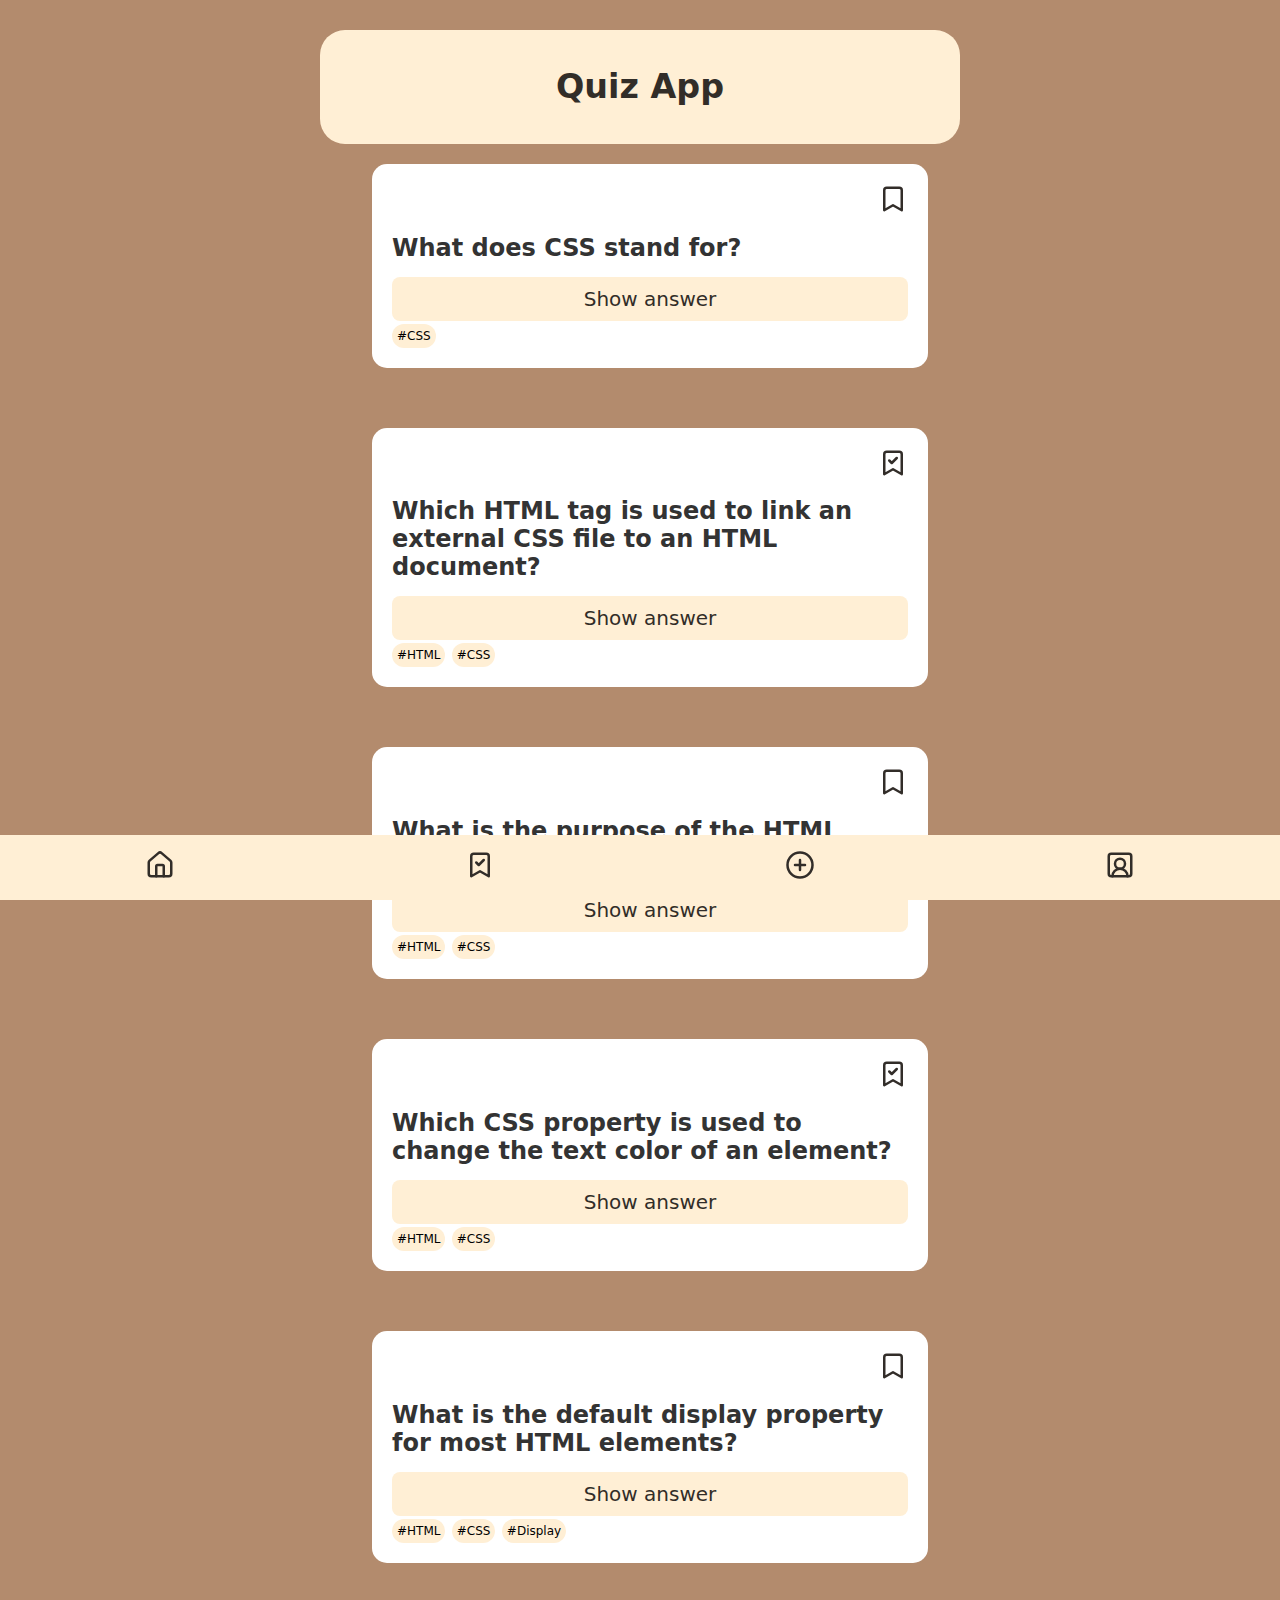
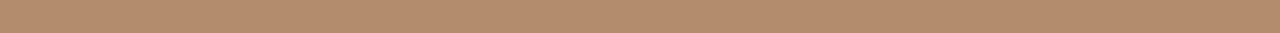
<file: index.html>
<!DOCTYPE html>
<html lang="en">
  <head>
    <meta charset="UTF-8" />
    <meta name="viewport" content="width=device-width, initial-scale=1.0" />
    <title>Code Basics</title>
    <link rel="stylesheet" href="css/styles.css" />
    <script src="./js/index.js" defer></script>
    <script src="./js/bookmarks.js" defer></script>
    <script src="./js/profile.js" defer></script>
    <script src="./js/form.js" defer></script>
  </head>
  <body>
    <header class="header">
      <h1 class="header__title">Quiz App</h1>
    </header>
    <main>
      <!--
                FIRST CARD
              -->
      <div class="quiz">
        <div class="quiz__card">
          <a class="bookmark" data-js="bookmark-card">
            <svg
              class="bookmark-icon"
              data-js="bookmark-icon"
              xmlns="http://www.w3.org/2000/svg"
              width="30"
              height="30"
              viewBox="0 0 24 24"
              fill="none"
              stroke="currentColor"
              stroke-width="2"
              stroke-linecap="round"
              stroke-linejoin="round"
              class="lucide lucide-bookmark"
            >
              <path d="m19 21-7-4-7 4V5a2 2 0 0 1 2-2h10a2 2 0 0 1 2 2v16z" />
            </svg>
          </a>
          <h2 class="quiz__question" id="question1">
            What does CSS stand for?
          </h2>
          <button
            data-js="quiz__button-answer"
            class="show-answer-btn"
            type="button"
          >
            Show answer
          </button>
          <p id="answer" class="quiz__answer" data-js="quiz-answer">
            CSS stands for Cascading Style Sheets.
          </p>
          <label class="tagLabel">#CSS</label>
        </div>
      </div>
      <!--
                SECOND CARD
              -->
      <div class="quiz">
        <div class="quiz__card">
          <a class="bookmark">
            <svg
              class="bookmark-icon"
              data-js="bookmark-icon"
              xmlns="http://www.w3.org/2000/svg"
              width="30"
              height="30"
              viewBox="0 0 24 24"
              fill="none"
              stroke="currentColor"
              stroke-width="2"
              stroke-linecap="round"
              stroke-linejoin="round"
              class="lucide lucide-bookmark-check"
            >
              <path d="m19 21-7-4-7 4V5a2 2 0 0 1 2-2h10a2 2 0 0 1 2 2Z" />
              <path d="m9 10 2 2 4-4" />
            </svg>
          </a>

          <h2 class="quiz__question" id="question2">
            Which HTML tag is used to link an external CSS file to an HTML
            document?
          </h2>

          <button
            data-js="quiz__button-answer"
            class="show-answer-btn"
            type="button"
          >
            Show answer
          </button>
          <p id="answer" class="quiz__answer">< link ></p>
          <label class="tagLabel">#HTML</label>
          <label class="tagLabel">#CSS</label>
        </div>
      </div>
      <!--
                THIRD CARD
              -->
      <div class="quiz">
        <div class="quiz__card">
          <a class="bookmark">
            <svg
              class="bookmark-icon"
              data-js="bookmark-icon"
              xmlns="http://www.w3.org/2000/svg"
              width="30"
              height="30"
              viewBox="0 0 24 24"
              fill="none"
              stroke="currentColor"
              stroke-width="2"
              stroke-linecap="round"
              stroke-linejoin="round"
              class="lucide lucide-bookmark"
            >
              <path d="m19 21-7-4-7 4V5a2 2 0 0 1 2-2h10a2 2 0 0 1 2 2v16z" />
            </svg>
          </a>

          <h2 class="quiz__question" id="question3">
            What is the purpose of the HTML &lt;div&gt; element?
          </h2>

          <button
            data-js="quiz__button-answer"
            class="show-answer-btn"
            type="button"
          >
            Show answer
          </button>
          <p id="answer" class="quiz__answer">
            It is a container element used to group and style content together.
          </p>
          <label class="tagLabel">#HTML</label>
          <label class="tagLabel">#CSS</label>
        </div>
      </div>
      <!--
                FOURTH CARD
              -->
      <div class="quiz">
        <div class="quiz__card">
          <a class="bookmark">
            <svg
              class="bookmark-icon"
              data-js="bookmark-icon"
              xmlns="http://www.w3.org/2000/svg"
              width="30"
              height="30"
              viewBox="0 0 24 24"
              fill="none"
              stroke="currentColor"
              stroke-width="2"
              stroke-linecap="round"
              stroke-linejoin="round"
              class="lucide lucide-bookmark-check"
            >
              <path d="m19 21-7-4-7 4V5a2 2 0 0 1 2-2h10a2 2 0 0 1 2 2Z" />
              <path d="m9 10 2 2 4-4" />
            </svg>
          </a>

          <h2 class="quiz__question" id="question4">
            Which CSS property is used to change the text color of an element?
          </h2>

          <button
            data-js="quiz__button-answer"
            class="show-answer-btn"
            type="button"
          >
            Show answer
          </button>
          <p id="answer" class="quiz__answer">color</p>
          <label class="tagLabel">#HTML</label>
          <label class="tagLabel">#CSS</label>
        </div>
      </div>
      <!--
                FIFTH CARD
              -->
      <div class="quiz">
        <div class="quiz__card">
          <a class="bookmark">
            <svg
              class="bookmark-icon"
              data-js="bookmark-icon"
              xmlns="http://www.w3.org/2000/svg"
              width="30"
              height="30"
              viewBox="0 0 24 24"
              fill="none"
              stroke="currentColor"
              stroke-width="2"
              stroke-linecap="round"
              stroke-linejoin="round"
              class="lucide lucide-bookmark"
            >
              <path d="m19 21-7-4-7 4V5a2 2 0 0 1 2-2h10a2 2 0 0 1 2 2v16z" />
            </svg>
          </a>

          <h2 class="quiz__question" id="question5">
            What is the default display property for most HTML elements?
          </h2>

          <button
            data-js="quiz__button-answer"
            class="show-answer-btn"
            type="button"
          >
            Show answer
          </button>
          <p id="answer" class="quiz__answer">block</p>
          <label class="tagLabel">#HTML</label>
          <label class="tagLabel">#CSS</label>
          <label class="tagLabel">#Display</label>
        </div>
      </div>
    </main>
    <!--
                FOOTER NAV
              -->
    <footer>
      <nav class="navigation">
        <ul class="navigation__list">
          <li class="navigation__list-item navigation__list-item--active">
            <a
              class="navigation__link"
              href="index.html"
              aria-label="go to home page"
            >
              <svg
                xmlns="http://www.w3.org/2000/svg"
                width="30"
                height="30"
                viewBox="0 0 24 24"
                fill="none"
                stroke="#322d29"
                stroke-width="2"
                stroke-linecap="round"
                stroke-linejoin="round"
                class="lucide lucide-house"
              >
                <path d="M15 21v-8a1 1 0 0 0-1-1h-4a1 1 0 0 0-1 1v8" />
                <path
                  d="M3 10a2 2 0 0 1 .709-1.528l7-5.999a2 2 0 0 1 2.582 0l7 5.999A2 2 0 0 1 21 10v9a2 2 0 0 1-2 2H5a2 2 0 0 1-2-2z"
                />
              </svg>
            </a>
          </li>

          <li class="navigation__list-item">
            <a
              class="navigation__link"
              href="bookmarks.html"
              aria-label="go to bookmarks page"
            >
              <svg
                xmlns="http://www.w3.org/2000/svg"
                width="30"
                height="30"
                viewBox="0 0 24 24"
                fill="none"
                stroke="#322d29"
                stroke-width="2"
                stroke-linecap="round"
                stroke-linejoin="round"
                class="lucide lucide-bookmark-check"
              >
                <path d="m19 21-7-4-7 4V5a2 2 0 0 1 2-2h10a2 2 0 0 1 2 2Z" />
                <path d="m9 10 2 2 4-4" />
              </svg>
            </a>
          </li>
          <li class="navigation__list-item">
            <a
              class="navigation__link"
              href="form.html"
              aria-label="go to the form to add a card page"
            >
              <svg
                xmlns="http://www.w3.org/2000/svg"
                width="30"
                height="30"
                viewBox="0 0 24 24"
                fill="none"
                stroke="#322d29"
                stroke-width="2"
                stroke-linecap="round"
                stroke-linejoin="round"
                class="lucide lucide-circle-plus"
              >
                <circle cx="12" cy="12" r="10" />
                <path d="M8 12h8" />
                <path d="M12 8v8" />
              </svg>
            </a>
          </li>

          <li class="navigation__list-item">
            <a
              class="navigation__link"
              href="profile.html"
              aria-label="go to profile page"
            >
              <svg
                xmlns="http://www.w3.org/2000/svg"
                width="30"
                height="30"
                viewBox="0 0 24 24"
                fill="none"
                stroke="#322d29"
                stroke-width="2"
                stroke-linecap="round"
                stroke-linejoin="round"
                class="lucide lucide-square-user-round"
              >
                <path d="M18 21a6 6 0 0 0-12 0" />
                <circle cx="12" cy="11" r="4" />
                <rect width="18" height="18" x="3" y="3" rx="2" />
              </svg>
            </a>
          </li>
        </ul>
      </nav>
    </footer>
  </body>
</html>
</file>
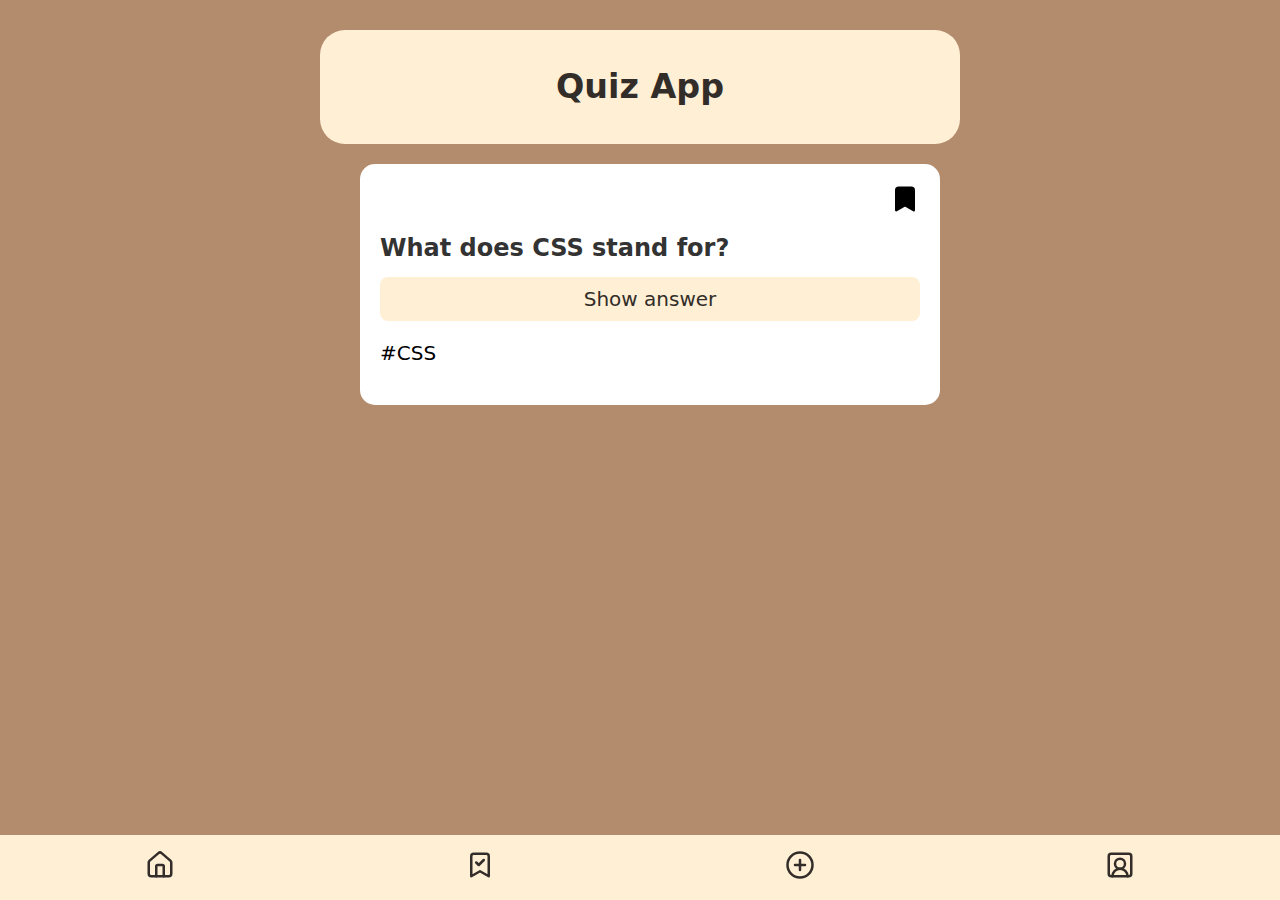
<file: bookmarks.html>
<!DOCTYPE html>
<html lang="en">
  <head>
    <meta charset="UTF-8" />
    <meta name="viewport" content="width=device-width, initial-scale=1.0" />
    <title>Code Basics</title>
    <link rel="stylesheet" href="css/styles.css" />
    <script src="./js/index.js" defer></script>
    <script src="./js/bookmarks.js" defer></script>
    <script src="./js/profile.js" defer></script>
    <script src="./js/form.js" defer></script>
  </head>
  <body>
    <header class="header">
      <h1 class="header__title">Quiz App</h1>
    </header>
  </body>
  <!--
                BOOKMARKED 1
              -->
  <div class="quiz">
    <div class="quiz__card">
      <a class="bookmark" data-js="bookmark-card">
        <svg
          class="bookmark-icon bookmarked"
          data-js="bookmark-icon"
          xmlns="http://www.w3.org/2000/svg"
          width="30"
          height="30"
          viewBox="0 0 24 24"
          fill="none"
          stroke="currentColor"
          stroke-width="2"
          stroke-linecap="round"
          stroke-linejoin="round"
          class="lucide lucide-bookmark"
        >
          <path d="m19 21-7-4-7 4V5a2 2 0 0 1 2-2h10a2 2 0 0 1 2 2v16z" />
        </svg>
      </a>
      <h2 class="quiz__question" id="question1">What does CSS stand for?</h2>
      <button
        data-js="quiz__button-answer"
        class="show-answer-btn"
        type="button"
      >
        Show answer
      </button>
      <p id="answer" class="quiz__answer" data-js="quiz-answer">
        CSS stands for Cascading Style Sheets.
      </p>
      <p class="tag">#CSS</p>
    </div>
  </div>

  <footer>
    <nav class="navigation">
      <ul class="navigation__list">
        <li class="navigation__list-item">
          <a
            class="navigation__link"
            href="index.html"
            aria-label="go to home page"
          >
            <svg
              xmlns="http://www.w3.org/2000/svg"
              width="30"
              height="30"
              viewBox="0 0 24 24"
              fill="none"
              stroke="#322d29"
              stroke-width="2"
              stroke-linecap="round"
              stroke-linejoin="round"
              class="lucide lucide-house"
            >
              <path d="M15 21v-8a1 1 0 0 0-1-1h-4a1 1 0 0 0-1 1v8" />
              <path
                d="M3 10a2 2 0 0 1 .709-1.528l7-5.999a2 2 0 0 1 2.582 0l7 5.999A2 2 0 0 1 21 10v9a2 2 0 0 1-2 2H5a2 2 0 0 1-2-2z"
              />
            </svg>
          </a>
        </li>

        <li class="navigation__list-item navigation__list-item--active">
          <a
            class="navigation__link"
            href="bookmarks.html"
            aria-label="go to bookmarks page"
          >
            <svg
              xmlns="http://www.w3.org/2000/svg"
              width="30"
              height="30"
              viewBox="0 0 24 24"
              fill="none"
              stroke="#322d29"
              stroke-width="2"
              stroke-linecap="round"
              stroke-linejoin="round"
              class="lucide lucide-bookmark-check"
            >
              <path d="m19 21-7-4-7 4V5a2 2 0 0 1 2-2h10a2 2 0 0 1 2 2Z" />
              <path d="m9 10 2 2 4-4" />
            </svg>
          </a>
        </li>
        <li class="navigation__list-item">
          <a
            class="navigation__link"
            href="form.html"
            aria-label="go to the form to add a card page"
          >
            <svg
              xmlns="http://www.w3.org/2000/svg"
              width="30"
              height="30"
              viewBox="0 0 24 24"
              fill="none"
              stroke="#322d29"
              stroke-width="2"
              stroke-linecap="round"
              stroke-linejoin="round"
              class="lucide lucide-circle-plus"
            >
              <circle cx="12" cy="12" r="10" />
              <path d="M8 12h8" />
              <path d="M12 8v8" />
            </svg>
          </a>
        </li>
        <li class="navigation__list-item">
          <a
            class="navigation__link"
            href="profile.html"
            aria-label="go to profile page"
          >
            <svg
              xmlns="http://www.w3.org/2000/svg"
              width="30"
              height="30"
              viewBox="0 0 24 24"
              fill="none"
              stroke="#322d29"
              stroke-width="2"
              stroke-linecap="round"
              stroke-linejoin="round"
              class="lucide lucide-square-user-round"
            >
              <path d="M18 21a6 6 0 0 0-12 0" />
              <circle cx="12" cy="11" r="4" />
              <rect width="18" height="18" x="3" y="3" rx="2" />
            </svg>
          </a>
        </li>
      </ul>
    </nav>
  </footer>
</html>
</file>
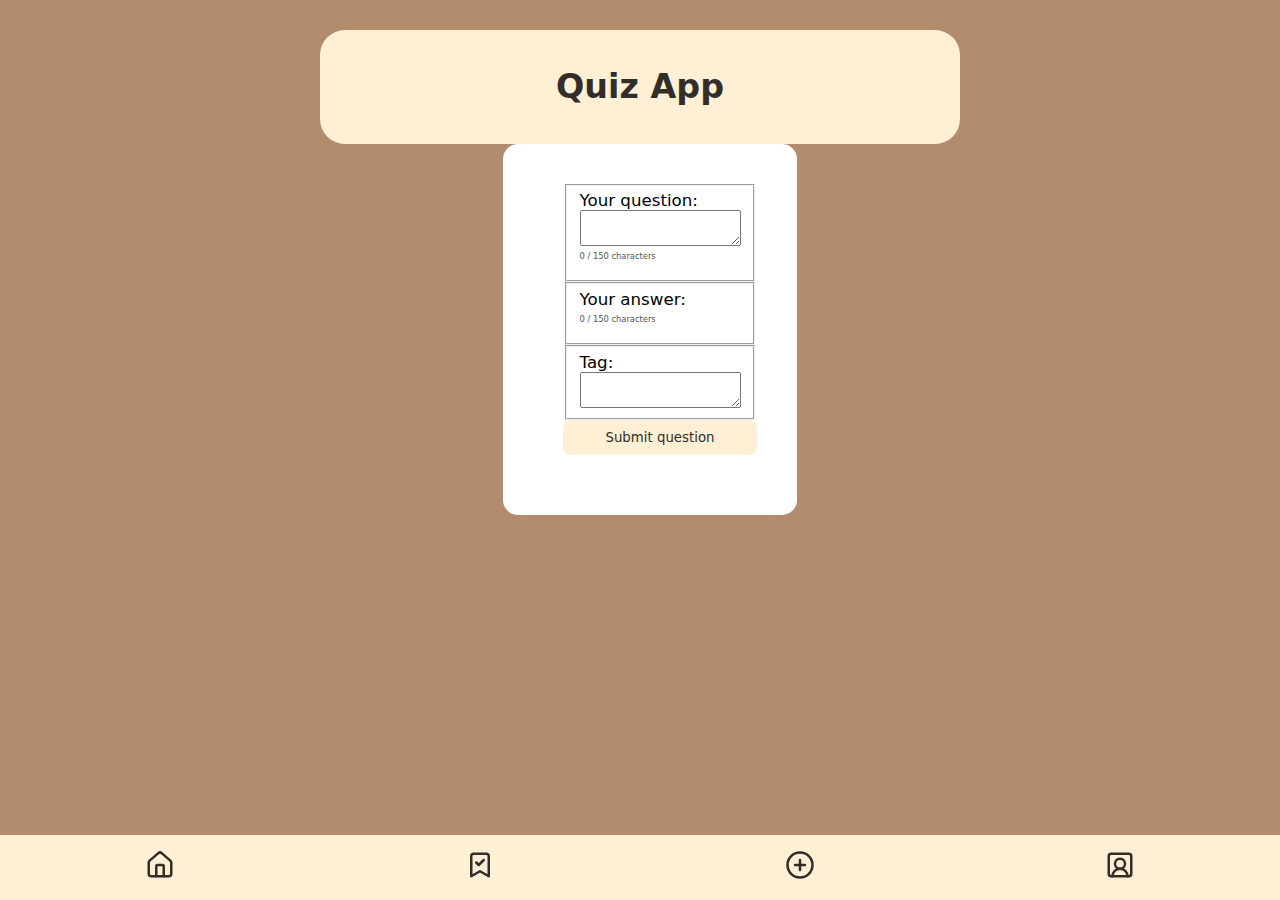
<file: form.html>
<!DOCTYPE html>
<html lang="en">
  <head>
    <meta charset="UTF-8" />
    <meta name="viewport" content="width=device-width, initial-scale=1.0" />
    <title>Code Basics</title>
    <link rel="stylesheet" href="css/styles.css" />
    <script src="./js/index.js" defer></script>
    <script src="./js/bookmarks.js" defer></script>
    <script src="./js/profile.js" defer></script>
    <script src="./js/form.js" defer></script>
  </head>
  <body>
    <header class="header">
      <h1 class="header__title">Quiz App</h1>
    </header>
    <main>
      <section class="form-section" data-js="form-section">
        <form class="add-card" data-js="add-card">
          <fieldset
            aria-describedby="add your question"
            class="add-your-question"
          >
            <label for="your-question">Your question:</label>

            <textarea
              type="text"
              id="your-question"
              class="add-your-question"
              data-js="your-question"
              maxlength="150"
              required
            ></textarea>
            <p class="charCounter add-your-question" data-js="charCounter">
              0 / 150 characters
            </p>
          </fieldset>

          <fieldset aria-describedby="add your answer">
            <label for="answer-to-your-question">Your answer:</label>

            <textarea
              type="text"
              id="answer-to-your-question"
              data-js="answer-to-your-question"
              class="answer-to-your-question"
              maxlength="150"
              required
            ></textarea>
            <p class="charCounter" data-js="charCounter">0 / 150 characters</p>
          </fieldset>

          <fieldset aria-describedby="add the corresponding tag">
            <label for="corresponding-tag">Tag:</label>

            <textarea
              type="label"
              id="corresponding-tag"
              class="corresponding-tag"
              data-js="corresponding-tag"
              maxlength="20"
              required
            ></textarea>
          </fieldset>
          <button
            type="submit"
            class="submit-question"
            data-js="submit-question"
          >
            Submit question
          </button>
        </form>
      </section>
    </main>
    <!--
                FOOTER NAV
              -->
    <footer>
      <nav class="navigation">
        <ul class="navigation__list">
          <li class="navigation__list-item">
            <a
              class="navigation__link"
              href="index.html"
              aria-label="go to home page"
            >
              <svg
                xmlns="http://www.w3.org/2000/svg"
                width="30"
                height="30"
                viewBox="0 0 24 24"
                fill="none"
                stroke="#322d29"
                stroke-width="2"
                stroke-linecap="round"
                stroke-linejoin="round"
                class="lucide lucide-house"
              >
                <path d="M15 21v-8a1 1 0 0 0-1-1h-4a1 1 0 0 0-1 1v8" />
                <path
                  d="M3 10a2 2 0 0 1 .709-1.528l7-5.999a2 2 0 0 1 2.582 0l7 5.999A2 2 0 0 1 21 10v9a2 2 0 0 1-2 2H5a2 2 0 0 1-2-2z"
                />
              </svg>
            </a>
          </li>

          <li class="navigation__list-item">
            <a
              class="navigation__link"
              href="bookmarks.html"
              aria-label="go to bookmarks page"
            >
              <svg
                xmlns="http://www.w3.org/2000/svg"
                width="30"
                height="30"
                viewBox="0 0 24 24"
                fill="none"
                stroke="#322d29"
                stroke-width="2"
                stroke-linecap="round"
                stroke-linejoin="round"
                class="lucide lucide-bookmark-check"
              >
                <path d="m19 21-7-4-7 4V5a2 2 0 0 1 2-2h10a2 2 0 0 1 2 2Z" />
                <path d="m9 10 2 2 4-4" />
              </svg>
            </a>
          </li>
          <li class="navigation__list-item navigation__list-item--active">
            <a
              class="navigation__link"
              href="form.html"
              aria-label="go to the form to add a card page"
            >
              <svg
                xmlns="http://www.w3.org/2000/svg"
                width="30"
                height="30"
                viewBox="0 0 24 24"
                fill="none"
                stroke="#322d29"
                stroke-width="2"
                stroke-linecap="round"
                stroke-linejoin="round"
                class="lucide lucide-circle-plus"
              >
                <circle cx="12" cy="12" r="10" />
                <path d="M8 12h8" />
                <path d="M12 8v8" />
              </svg>
            </a>
          </li>

          <li class="navigation__list-item">
            <a
              class="navigation__link"
              href="profile.html"
              aria-label="go to profile page"
            >
              <svg
                xmlns="http://www.w3.org/2000/svg"
                width="30"
                height="30"
                viewBox="0 0 24 24"
                fill="none"
                stroke="#322d29"
                stroke-width="2"
                stroke-linecap="round"
                stroke-linejoin="round"
                class="lucide lucide-square-user-round"
              >
                <path d="M18 21a6 6 0 0 0-12 0" />
                <circle cx="12" cy="11" r="4" />
                <rect width="18" height="18" x="3" y="3" rx="2" />
              </svg>
            </a>
          </li>
        </ul>
      </nav>
    </footer>
  </body>
</html>
</file>
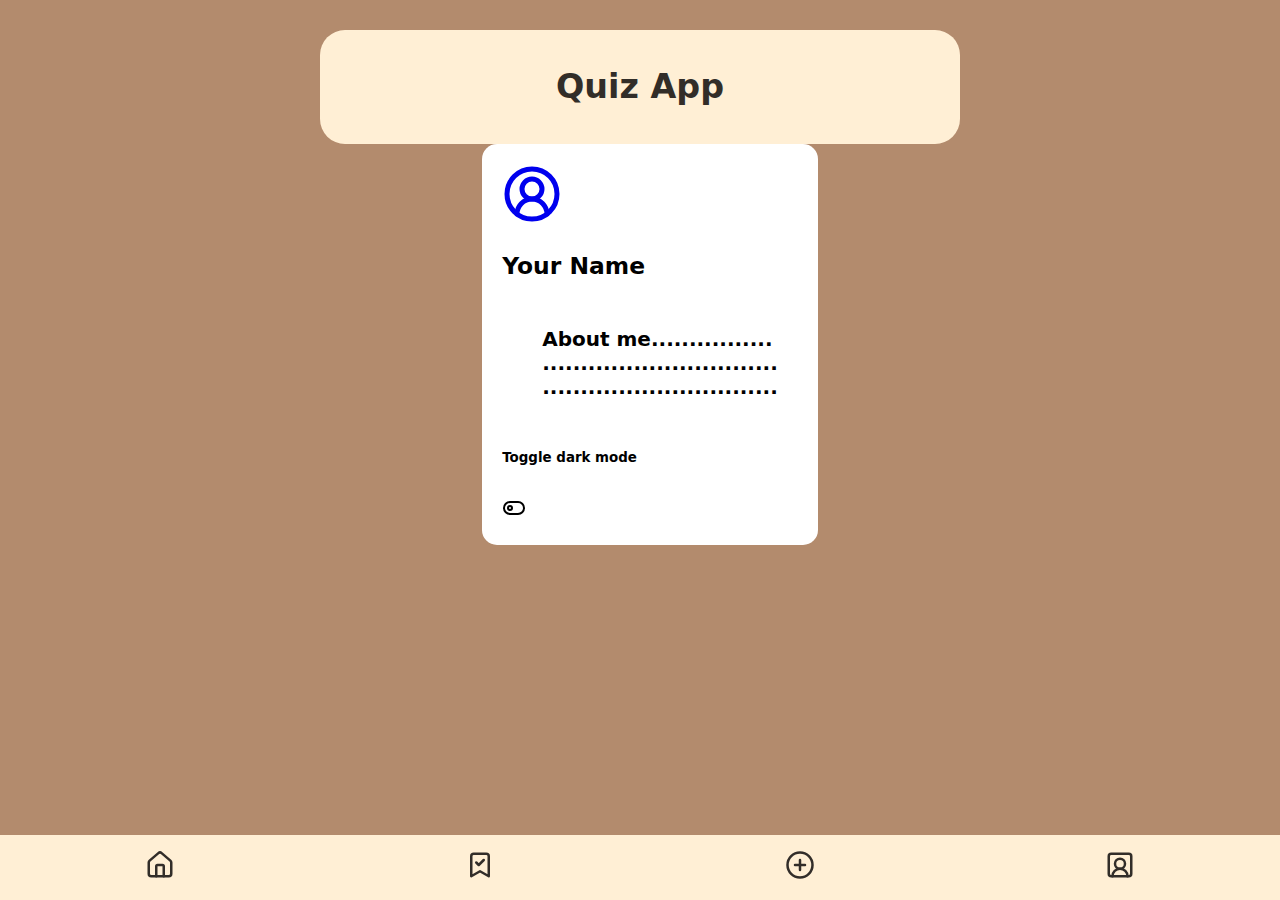
<file: profile.html>
<!DOCTYPE html>
<html lang="en">
  <head>
    <meta charset="UTF-8" />
    <meta name="viewport" content="width=device-width, initial-scale=1.0" />
    <title>Code Basics</title>
    <link rel="stylesheet" href="css/styles.css" />
    <script src="./js/index.js" defer></script>
    <script src="./js/bookmarks.js" defer></script>
    <script src="./js/profile.js" defer></script>
    <script src="./js/form.js" defer></script>
  </head>
  <body>
    <header class="header">
      <h1 class="header__title">Quiz App</h1>
    </header>

    <section class="profile__card">
      <a href="#" role="button">
        <svg
          xmlns="http://www.w3.org/2000/svg"
          width="60"
          height="60"
          viewBox="0 0 24 24"
          fill="none"
          stroke="currentColor"
          stroke-width="2"
          stroke-linecap="round"
          stroke-linejoin="round"
          class="lucide lucide-circle-user-round"
        >
          <path d="M18 20a6 6 0 0 0-12 0" />
          <circle cx="12" cy="10" r="4" />
          <circle cx="12" cy="12" r="10" />
        </svg>
      </a>
      <h3>Your Name</h3>
      <h4 class="profile__card" id="about-me">
        About me................<br />
        ...............................<br />
        ...............................
      </h4>

      <a class="button" data-js="toggle-button"
        ><h6>Toggle dark mode</h6>
        <svg
          xmlns="http://www.w3.org/2000/svg"
          width="24"
          height="24"
          viewBox="0 0 24 24"
          fill="none"
          stroke="currentColor"
          stroke-width="2"
          stroke-linecap="round"
          stroke-linejoin="round"
          class="lucide lucide-toggle-left"
        >
          <rect width="20" height="12" x="2" y="6" rx="6" ry="6" />
          <circle cx="8" cy="12" r="2" />
        </svg>
      </a>
    </section>
    <script>
      const toggleButton = document.querySelector('[data-js="toggle-button"]');
      toggleButton.addEventListener("click", () => {
        document.body.classList.toggle("dark-mode");
      });
    </script>
    <footer>
      <nav class="navigation">
        <ul class="navigation__list">
          <li class="navigation__list-item">
            <a
              class="navigation__link"
              href="index.html"
              aria-label="go to home page"
            >
              <svg
                xmlns="http://www.w3.org/2000/svg"
                width="30"
                height="30"
                viewBox="0 0 24 24"
                fill="none"
                stroke="#322d29"
                stroke-width="2"
                stroke-linecap="round"
                stroke-linejoin="round"
                class="lucide lucide-house"
              >
                <path d="M15 21v-8a1 1 0 0 0-1-1h-4a1 1 0 0 0-1 1v8" />
                <path
                  d="M3 10a2 2 0 0 1 .709-1.528l7-5.999a2 2 0 0 1 2.582 0l7 5.999A2 2 0 0 1 21 10v9a2 2 0 0 1-2 2H5a2 2 0 0 1-2-2z"
                />
              </svg>
            </a>
          </li>

          <li class="navigation__list-item">
            <a
              class="navigation__link"
              href="bookmarks.html"
              aria-label="go to bookmarks page"
            >
              <svg
                xmlns="http://www.w3.org/2000/svg"
                width="30"
                height="30"
                viewBox="0 0 24 24"
                fill="none"
                stroke="#322d29"
                stroke-width="2"
                stroke-linecap="round"
                stroke-linejoin="round"
                class="lucide lucide-bookmark-check"
              >
                <path d="m19 21-7-4-7 4V5a2 2 0 0 1 2-2h10a2 2 0 0 1 2 2Z" />
                <path d="m9 10 2 2 4-4" />
              </svg>
            </a>
          </li>
          <li class="navigation__list-item">
            <a
              class="navigation__link"
              href="form.html"
              aria-label="go to the form to add a card page"
            >
              <svg
                xmlns="http://www.w3.org/2000/svg"
                width="30"
                height="30"
                viewBox="0 0 24 24"
                fill="none"
                stroke="#322d29"
                stroke-width="2"
                stroke-linecap="round"
                stroke-linejoin="round"
                class="lucide lucide-circle-plus"
              >
                <circle cx="12" cy="12" r="10" />
                <path d="M8 12h8" />
                <path d="M12 8v8" />
              </svg>
            </a>
          </li>

          <li class="navigation__list-item navigation__list-item--active">
            <a
              class="navigation__link"
              href="profile.html"
              aria-label="go to profile page"
            >
              <svg
                xmlns="http://www.w3.org/2000/svg"
                width="30"
                height="30"
                viewBox="0 0 24 24"
                fill="none"
                stroke="#322d29"
                stroke-width="2"
                stroke-linecap="round"
                stroke-linejoin="round"
                class="lucide lucide-square-user-round"
              >
                <path d="M18 21a6 6 0 0 0-12 0" />
                <circle cx="12" cy="11" r="4" />
                <rect width="18" height="18" x="3" y="3" rx="2" />
              </svg>
            </a>
          </li>
        </ul>
      </nav>
    </footer>
  </body>
</html>
</file>
<file: css/styles.css>
* {
  font-family: system-ui, sans-serif;
}

:root {
  --primary-color: #322d29;
  --secondary-color: #ffff;
  --secondary-text: #efe9e1;
  --primary-text: #322d28;
  --tag-bg: #ffefd5;
  --background-color: #b38b6d;
  --answer-text: #b38b6d;
}

*::before,
*::after {
  margin: auto;
  padding: 0;
  box-sizing: border-box;
}

/* Main Elements Styling */

body {
  display: flex;
  flex-direction: column;
  justify-content: center;
  align-items: center;
  margin: auto;
  font-family: system-ui, sans-serif;
  background: var(--background-color);
}

.dark {
  background-color: #333;
  color: #eee;
}

.header {
  position: top;
  top: 0;
  background: var(--tag-bg);
  color: var(--primary-text);
  justify-content: center;
  text-align: center;
  padding: 15px;
  border-radius: 25px;
  width: 50%;
  margin: auto;
  font-size: smaller;
}

.quiz {
  max-width: 600px;
  width: 90%;
  margin: auto;
  padding: 20px;
  border-radius: 25px;
}

/* Question Card Styling */

.quiz__card {
  background-color: var(--secondary-color);
  border-radius: 15px;
  padding: 20px;
  margin-bottom: 20px;
  margin-left: 20px;
}

.quiz__question {
  font-size: 1.2em;
  color: #333;
  margin-bottom: 15px;
}

.tagLabel {
  font-size: 0.6em;
  background-color: var(--tag-bg);
  padding: 5px;
  display: inline-block;
  border-radius: 15px;
}

/* Bookmark */

.bookmark {
  display: flex;
  justify-content: flex-end;
  top: -15px;
  right: -15px;
}

.bookmark svg:hover {
  cursor: pointer;
  fill: var(--tag-bg);
  stroke: #000000;
}

.bookmark-icon {
  fill: none;
  stroke: var(--primary-color);
  transition: fill 0.3s, stroke 0.3s;
}

.bookmarked {
  fill: #000000;
  stroke: #000000;
}

/* Button Styling */
.show-answer-btn {
  width: 100%;
  padding: 10px;
  font-size: 1em;
  color: var(--primary-text);
  background-color: var(--tag-bg);
  border: none;
  border-radius: 8px;
  cursor: pointer;
}

.quiz__button:hover {
  background-color: var(--background-color);
}

/* Answer Styling */

.quiz__answer {
  display: none;
  font-size: 0.9em;
  color: var(--primary-text);
  margin-top: 20px;
  font-weight: bold;
}

.quiz__answer--active {
  display: block;
}

/* Footer Navigation */

footer {
  align-items: center;
  background-color: var(--tag-bg);
  padding: 15px;
  position: fixed;
  bottom: 0;
  width: 100%;
}

.navigation__list {
  list-style: none;
  display: flex;
  justify-content: space-between;
  padding: 0;
  margin: 0;
  width: 100%;
}

.navigation__list-item {
  display: flex;
  align-items: center;
  justify-content: center;
  flex: 1;
  fill: var(--primary-color);
  stroke: var(--primary-color);
}

.navigation__list-item svg:hover {
  cursor: pointer;
  fill: var(--primary-color);
  stroke: var(--primary-color);
}

.navigation__list-item--active {
  fill: var(--primary-color);
  stroke: var(--primary-color);
}
/* Profile */

.profile__card {
  background-color: var(--secondary-color);
  border-radius: 15px;
  padding: 20px;
  margin-bottom: 20px;
  margin-left: 20px;
  justify-content: left;
}

/* Form */

.form-section {
  background-color: var(--secondary-color);
  border: none;
  border-radius: 15px;
  padding: 20px;
  margin-bottom: 20px;
  margin-left: 20px;
  justify-content: left;
  font-size: smaller;
}

.add-card {
  background-color: var(--secondary-color);
  border-radius: 15px;
  padding: 20px;
  margin-bottom: 20px;
  margin-left: 20px;
  justify-content: left;
  border: none;
}

.add-your-question {
  display: flex;
  flex-direction: column;
  border: ;
}

.answer-to-your-question {
  display: flex;
  flex-direction: column;
  border: ;
  display: none;
  font-size: 0.9em;
  color: var(--primary-text);
  margin-top: 20px;
  font-weight: bold;
}

.answer-to-your-question--active {
  display: block;
}

.corresponding-tag {
  display: flex;
  flex-direction: column;
  border: ;
}

.submit-question {
  width: 100%;
  padding: 10px;
  font-size: 0.8em;
  color: var(--primary-text);
  background-color: var(--tag-bg);
  border: none;
  border-radius: 8px;
  cursor: pointer;
}

.charCounter {
  font-size: 0.5em;
  color: #555;
  margin-top: 5px;
}

/* Media */

@media (min-width: 800px) {
  body {
    font-size: 18px;
    padding: 20px;
  }
}

@media (min-width: 1024px) {
  body {
    font-size: 20px;
    padding: 30px;
  }
}
</file>
